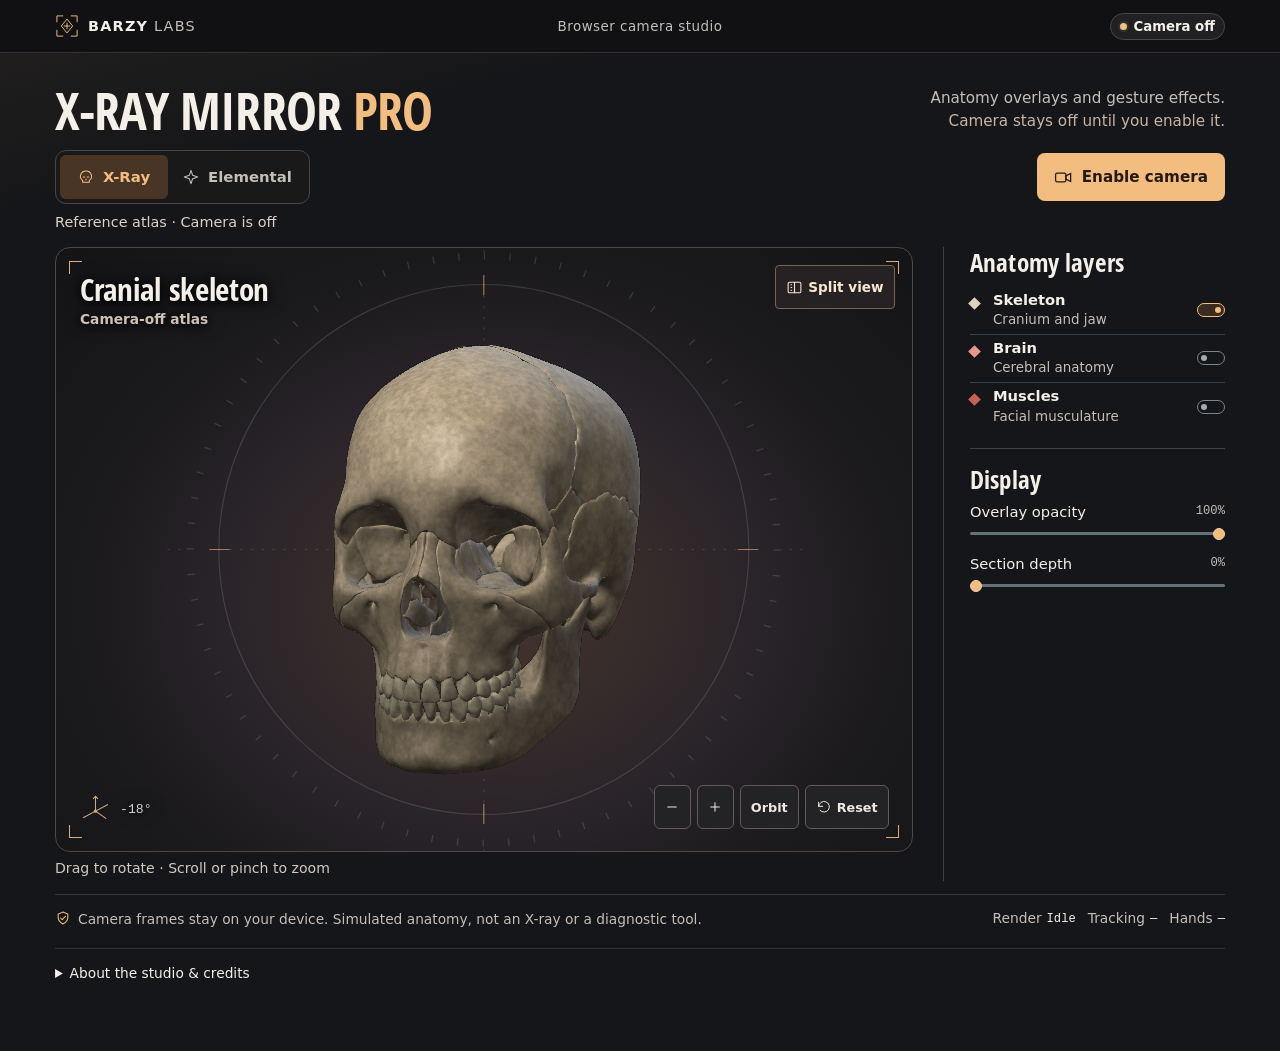
<file: index.html>
<!doctype html>
<html lang="en">
<head>
  <meta charset="utf-8">
  <meta name="viewport" content="width=device-width, initial-scale=1, viewport-fit=cover">
  <meta name="theme-color" content="#101213">
  <meta name="robots" content="noindex, nofollow">
  <meta name="description" content="Explore a 3D anatomy atlas or conduct five elemental effects with your hands and face, in one private camera session.">
  <title>X-RAY MIRROR PRO · Barzy Labs</title>
  <link rel="stylesheet" href="./style.css?v=split-1">
</head>
<body>
  <header class="masthead">
    <div class="brand">
      <svg width="38" height="38" viewBox="0 0 38 38" fill="none" aria-hidden="true"><path d="M13 3H3v10m22-10h10v10M3 25v10h10m22-10v10H25" stroke="currentColor" stroke-width="1.5"/><path d="m19 8 9 11-9 11-9-11 9-11Z" stroke="currentColor" stroke-width="1.5"/><path d="M19 14v10m-5-5h10" stroke="currentColor" stroke-width="1.5"/></svg>
      <span>BARZY<span class="brand-labs"> LABS</span></span>
    </div>
    <p class="mast-caption">Browser camera studio</p>
    <div class="mode"><span class="mode-dot" aria-hidden="true"></span><span id="mode">Camera off</span></div>
  </header>

  <main>
    <div class="title-row">
      <h1>X-RAY MIRROR <span>PRO</span></h1>
      <p>Anatomy overlays and gesture effects. <span>Camera stays off until you enable it.</span></p>
    </div>
    <div class="session-bar">
      <div class="modes" role="group" aria-label="Mirror mode">
        <button type="button" id="atlas-mode" aria-pressed="true"><svg viewBox="0 0 24 24" aria-hidden="true"><path d="M7 17c-3-2-4-5-3-8 1-4 4-6 8-6s7 2 8 6c1 3 0 6-3 8v3H7zM8 12h2m4 0h2m-4 3v1"/></svg>X-Ray</button>
        <button type="button" id="field-mode" aria-pressed="false"><svg viewBox="0 0 24 24" aria-hidden="true"><path d="m12 2 2.5 7.5L22 12l-7.5 2.5L12 22l-2.5-7.5L2 12l7.5-2.5z"/></svg>Elemental</button>
      </div>
      <div class="camera-actions">
        <button id="camera" class="camera-button" type="button"><svg width="19" height="19" viewBox="0 0 24 24" fill="none" aria-hidden="true"><rect x="2" y="6.5" width="13" height="11" rx="2" stroke="currentColor" stroke-width="1.6"/><path d="m15 10 6-3v10l-6-3z" stroke="currentColor" stroke-width="1.6"/></svg><span id="camera-label">Enable camera</span></button>
        <button id="stop" class="camera-button" type="button" hidden>Stop camera</button>
      </div>
    </div>
    <div class="session-status"><span id="status" role="status">Preview ready. No camera access needed.</span><details id="recovery" hidden><summary>Camera help</summary><p>Open this page directly in Safari or Chrome. In your browser’s website settings, set Camera to Allow. Close any other app using the camera, return here, and tap Try camera again. An internet connection is needed to load tracking. You can keep using either demo.</p></details></div>
    <div class="workbench">
      <section class="stage" aria-labelledby="anatomy-name">
        <div class="viewport" id="viewport" tabindex="0" aria-label="Interactive anatomy viewport. Use arrow keys to rotate.">
          <video id="feed" muted playsinline aria-hidden="true"></video>
          <div class="reticle" aria-hidden="true">
            <svg viewBox="0 0 700 560" width="700" height="560" preserveAspectRatio="xMidYMid slice">
              <path d="M350 31V18m0 524v-13M96 280h-13m534 0h-13M350 58v444M128 280h444" stroke="#adc0c6" stroke-opacity=".18" stroke-dasharray="2 7"/>
              <circle cx="350" cy="280" r="222" fill="none" stroke="#adc0c6" stroke-opacity=".18"/>
              <circle cx="350" cy="280" r="246" fill="none" stroke="#adc0c6" stroke-opacity=".19" stroke-width="6" pathLength="360" stroke-dasharray=".25 4.75"/>
              <path d="M350 50v17m0 426v17M120 280h17m426 0h17" stroke="#eeb376" stroke-opacity=".6"/>
            </svg>
          </div>
          <img id="poster" src="./atlas/poster.png" alt="Three-quarter view of the reference skull" width="512" height="512">
          <canvas id="atlas" aria-label="Three-dimensional anatomy model"></canvas>
          <canvas id="field" aria-hidden="true" hidden></canvas>
          <div class="view-label"><h2 id="anatomy-name">Cranial skeleton</h2><span class="view-kicker" id="kicker">Camera-off atlas</span></div>
          <button id="reveal-toggle" class="small-button reveal-toggle" type="button" aria-pressed="false" aria-controls="reveal-controls">
            <svg viewBox="0 0 24 24" width="17" height="17" aria-hidden="true"><rect x="3" y="4.5" width="18" height="15" rx="2"/><path d="M12 4.5v15M7 8h1m-1 4h1m-1 4h1"/></svg>Split view
          </button>
          <div id="reveal-controls" hidden>
            <span id="reveal-left" class="split-tag" aria-hidden="true">Atlas model</span><span id="reveal-right" class="split-tag" aria-hidden="true">Camera off</span>
            <span class="split-divider" aria-hidden="true"></span>
            <input type="range" id="reveal-range" min="5" max="95" value="50" step="1" aria-label="Anatomy split position" aria-valuetext="50% anatomy view">
            <span class="split-handle" aria-hidden="true"><svg viewBox="0 0 24 24" width="22" height="22"><path d="m10 8-4 4 4 4m4-8 4 4-4 4"/></svg></span>
          </div>
          <div class="viewport-corners" aria-hidden="true"><i></i><i></i><i></i><i></i></div>
          <div id="atlas-tools" class="viewport-controls">
            <button id="zoom-out" class="small-button icon-button" type="button" aria-label="Zoom out" title="Zoom out"><svg width="16" height="16" viewBox="0 0 24 24" fill="none" aria-hidden="true"><path d="M5 12h14" stroke="currentColor" stroke-width="1.5"/></svg></button>
            <button id="zoom-in" class="small-button icon-button" type="button" aria-label="Zoom in" title="Zoom in"><svg width="16" height="16" viewBox="0 0 24 24" fill="none" aria-hidden="true"><path d="M5 12h14m-7-7v14" stroke="currentColor" stroke-width="1.5"/></svg></button>
            <button id="motion" class="small-button" type="button" aria-pressed="false">Orbit</button>
            <button id="reset" class="small-button" type="button" title="Reset the model to its original view">
              <svg width="16" height="16" viewBox="0 0 24 24" fill="none" aria-hidden="true"><path d="M4 11a8 8 0 1 1 2 6m-2-6V5m0 6h6" stroke="currentColor" stroke-width="1.5" stroke-linecap="round" stroke-linejoin="round"/></svg>Reset
            </button>
          </div>
          <div id="demo-tools" class="viewport-controls" hidden><button type="button" id="play-field" class="small-button" aria-pressed="false">Play motion</button><button type="button" id="center-field" class="small-button">Recenter</button></div>
          <div id="orientation" class="orientation" aria-hidden="true">
            <svg width="33" height="33" viewBox="0 0 40 40" fill="none"><path d="M20 4v18m0 0 15-8m-15 8 13 9m-13-9-15 8" stroke="currentColor" stroke-width="1.25"/><circle cx="20" cy="22" r="2" fill="currentColor"/><path d="m17 7 3-3 3 3" stroke="currentColor" stroke-width="1.25"/></svg>
            <span id="angle">¾ view</span>
          </div>
        </div>
        <p class="instructions" id="instructions">Drag to orbit. Scroll or pinch to zoom.</p>
      </section>
      <aside class="inspector" aria-label="Mirror controls">
        <section id="field-panel" hidden aria-labelledby="gesture-title">
          <div class="index-header"><h2 id="gesture-title">Gesture guide</h2><span id="guide-mode">Demo</span></div>
          <p id="guide-copy" class="guide-copy">Choose an effect to preview the gesture.</p>
          <div class="gestures" id="gesture-list" role="group" aria-label="Demo gesture"><button class="gesture plasma" id="fx-plasma" type="button" aria-pressed="true"><svg viewBox="0 0 36 36" aria-hidden="true"><path d="M18 5v4m0 18v4M5 18h4m18 0h4M9 9l3 3m12 12 3 3M27 9l-3 3M12 24l-3 3M25 18a7 7 0 1 1-14 0 7 7 0 0 1 14 0Z"/></svg><span><strong>Solar bloom</strong><small>Open palm</small></span><i aria-hidden="true"></i></button>
<button class="gesture prism" id="fx-prism" type="button" aria-pressed="false"><svg viewBox="0 0 36 36" aria-hidden="true"><path d="m18 3 11 16-11 14L7 19 18 3Zm0 0 4 16-4 14-4-14 4-16ZM7 19h22"/></svg><span><strong>Glacier crown</strong><small>Closed fist</small></span><i aria-hidden="true"></i></button>
<button class="gesture tide" id="fx-tide" type="button" aria-pressed="false"><svg viewBox="0 0 36 36" aria-hidden="true"><path d="M3 13c8-13 14 13 30 0M3 19c8-13 14 13 30 0M3 25c8-13 14 13 30 0"/></svg><span><strong>Tidal silk</strong><small>Thumb–index pinch</small></span><i aria-hidden="true"></i></button>
<button class="gesture arc" id="fx-arc" type="button" aria-pressed="false"><svg viewBox="0 0 36 36" aria-hidden="true"><path d="m4 25 8-12 1 8 7-13 1 12 11-11M4 27l6-2m18-15 4-1"/></svg><span><strong>Arc bridge</strong><small>Two open palms</small></span><i aria-hidden="true"></i></button>
<button class="gesture nova" id="fx-nova" type="button" aria-pressed="false"><svg viewBox="0 0 36 36" aria-hidden="true"><path d="m4 25 13-9m-9 14 12-10m-7 11 10-9m-1-17 2 6 7 2-7 3-2 6-2-6-6-3 6-2z"/></svg><span><strong>Stellar breath</strong><small>Open mouth</small></span><i aria-hidden="true"></i></button>
</div>
        </section>
        <section id="fit" hidden aria-label="Camera overlay fit">
          <h2>Mirror fit</h2>
          <div class="adjustment"><div class="range-label"><label for="fit-size">Head size</label><output id="fit-size-val" for="fit-size">100%</output></div><input type="range" id="fit-size" min="75" max="135" value="100"></div>
          <div class="adjustment"><div class="range-label"><label for="fit-height">Vertical offset</label><output id="fit-height-val" for="fit-height">0%</output></div><input type="range" id="fit-height" min="-18" max="18" value="0"></div>
        </section>
        <section id="layers-panel" class="layer-section" aria-labelledby="layer-heading">
          <h2 id="layer-heading">Anatomy layers</h2>
          <div class="layer-group" role="group" aria-label="Visible anatomy layers">
            <button id="bone" class="layer-button bone" type="button" aria-pressed="true"><span class="layer-sample"></span><span><strong>Skeleton</strong><small>Cranium and jaw</small></span><span aria-hidden="true" class="switch"></span></button>
            <button id="brain" class="layer-button brain" type="button" aria-pressed="false"><span class="layer-sample"></span><span><strong>Brain</strong><small>Cerebral anatomy</small></span><span aria-hidden="true" class="switch"></span></button>
            <button id="muscle" class="layer-button muscle" type="button" aria-pressed="false"><span class="layer-sample"></span><span><strong>Muscles</strong><small>Facial musculature</small></span><span aria-hidden="true" class="switch"></span></button>
          </div>
        </section>

        <section id="display-panel" class="adjust-section" aria-labelledby="adjust-heading">
          <h2 id="adjust-heading">Display</h2>
          <div class="adjustment">
            <div class="range-label"><label for="opacity">Overlay opacity</label><output id="opacity-value" for="opacity">100%</output></div>
            <input type="range" id="opacity" min="0" max="100" value="100">
          </div>
          <div class="adjustment">
            <div class="range-label"><label for="cut">Section depth</label><output id="cut-value" for="cut">0%</output></div>
            <input type="range" id="cut" min="0" max="100" value="0">
          </div>
        </section>
      </aside>
    </div>

    <footer class="footer">
      <p><svg width="16" height="16" viewBox="0 0 20 20" fill="none" aria-hidden="true"><path d="M10 2.5 16 5v4.5c0 3.6-2.5 6.2-6 8-3.5-1.8-6-4.4-6-8V5l6-2.5Z" stroke="currentColor" stroke-width="1.3"/><path d="m7 10 2 2 4-4" stroke="currentColor" stroke-width="1.3" stroke-linecap="round" stroke-linejoin="round"/></svg> Camera frames stay on your device. Simulated anatomy, not an X-ray or a diagnostic tool.</p>
      <dl class="metrics"><div><dt>Render</dt><dd id="fps">—</dd></div><div><dt>Tracking</dt><dd id="tracking-rate">—</dd></div><div><dt>Hands</dt><dd id="hands">—</dd></div></dl>
    </footer>
    <details class="about"><summary>About the studio &amp; credits</summary>
      <p>The mirror fits a reference skull to visible facial landmarks. It cannot see through skin, measure your bones, or identify a medical condition. The hand overlay illustrates finger positions, not the shape of your bones.</p>
      <p>Elemental mode reacts to a palm, fist, pinch, paired palms or open mouth. Demo gestures use synthetic inputs. Camera mode downloads Google's tracking runtime and models. Inference runs in your browser; this app does not record or upload camera frames. Stop the camera at any time. The camera also stops when you leave the tab.</p>
      <p>Split view lets you drag a divider between the simulated anatomy and your camera. Without the camera it previews the divider against the reference atlas. Use the arrow keys in the viewport to orbit, + or − to zoom, and Home to reset. The section control removes outer anatomy progressively. In live mode, hold a thumb–index pinch and move it sideways to adjust the section.</p>
      <p><a href="./credits.html">Geometry, software and license notices</a></p>
    </details>
    <noscript><p>Enable JavaScript to use the atlas and gesture studio. The reference skull is visible without it.</p></noscript>
  </main>

  <script type="module" src="./app.js?v=split-1"></script>
</body>
</html>
</file>
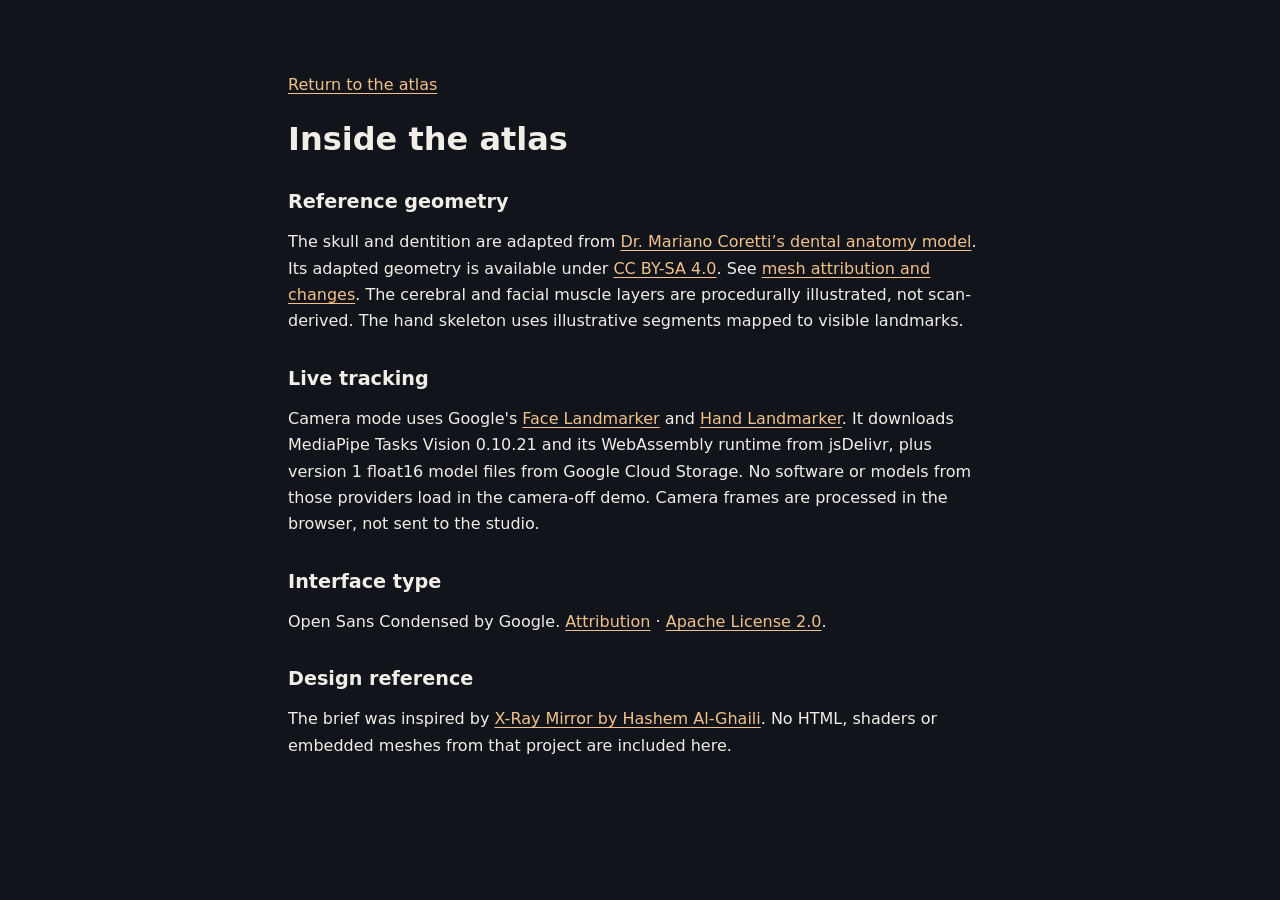
<file: credits.html>
<!doctype html><html lang="en"><meta charset="utf-8"><meta name="viewport" content="width=device-width,initial-scale=1"><meta name="theme-color" content="#11151b"><title>Credits | X-Ray Mirror Pro</title><style>:root{color-scheme:dark}body{max-width:44rem;margin:clamp(32px,8vh,88px) auto;padding:0 1.25rem;background:#11151b;color:#f1eee7;font:1rem/1.65 system-ui,sans-serif}h1,h2{line-height:1.2}h2{margin-top:2rem;font-size:1.2rem}a{color:#f3c188;text-underline-offset:3px}small{color:#bec5ca}</style><main><a href="./">Return to the atlas</a><h1>Inside the atlas</h1><h2>Reference geometry</h2><p>The skull and dentition are adapted from <a href="https://commons.wikimedia.org/wiki/File:High_quality_skull.stl">Dr. Mariano Coretti’s dental anatomy model</a>. Its adapted geometry is available under <a href="https://creativecommons.org/licenses/by-sa/4.0/">CC BY-SA 4.0</a>. See <a href="./atlas/credits.html">mesh attribution and changes</a>. The cerebral and facial muscle layers are procedurally illustrated, not scan-derived. The hand skeleton uses illustrative segments mapped to visible landmarks.</p><h2>Live tracking</h2><p>Camera mode uses Google's <a href="https://ai.google.dev/edge/mediapipe/solutions/vision/face_landmarker">Face Landmarker</a> and <a href="https://ai.google.dev/edge/mediapipe/solutions/vision/hand_landmarker">Hand Landmarker</a>. It downloads MediaPipe Tasks Vision 0.10.21 and its WebAssembly runtime from jsDelivr, plus version 1 float16 model files from Google Cloud Storage. No software or models from those providers load in the camera-off demo. Camera frames are processed in the browser, not sent to the studio.</p><h2>Interface type</h2><p>Open Sans Condensed by Google. <a href="./type/OpenSans-notice.txt">Attribution</a> · <a href="./type/Apache-2.0.txt">Apache License 2.0</a>.</p><h2>Design reference</h2><p>The brief was inspired by <a href="https://github.com/MasterOfVFX2070/xray-mirror">X-Ray Mirror by Hashem Al-Ghaili</a>. No HTML, shaders or embedded meshes from that project are included here.</p></main></html>
</file>
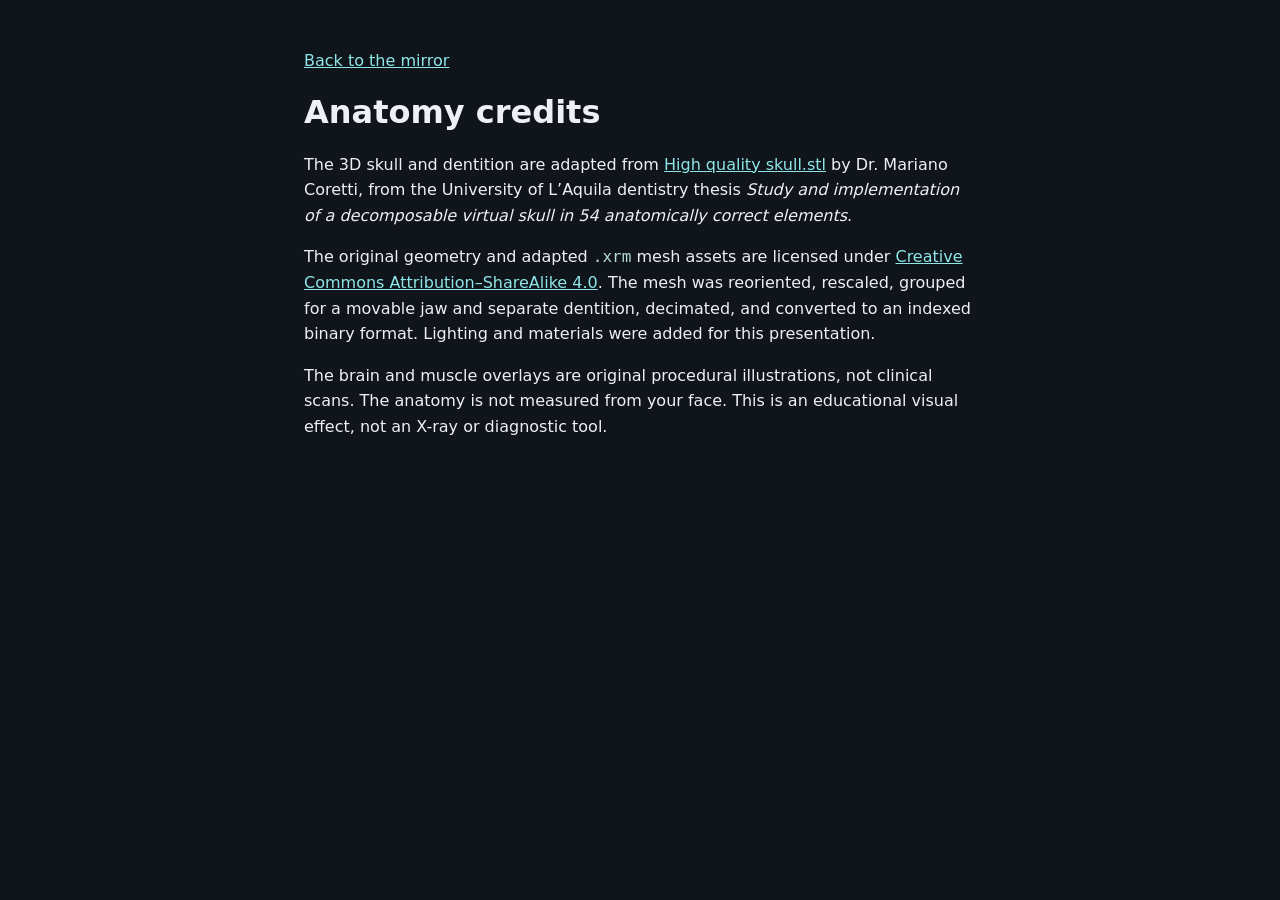
<file: atlas/credits.html>
<!doctype html><html lang="en"><meta charset="utf-8"><meta name="viewport" content="width=device-width,initial-scale=1"><title>X-RAY MIRROR PRO • Anatomy credits</title><style>:root{color-scheme:dark}body{margin:3rem auto;padding:0 1.3rem;max-width:42rem;font:1rem/1.6 system-ui;background:#10151b;color:#edf0f4}a{color:#8ee6e8}h1{line-height:1.1}code{color:#b6dedf}</style><main><a href="../">Back to the mirror</a><h1>Anatomy credits</h1><p>The 3D skull and dentition are adapted from <a href="https://commons.wikimedia.org/wiki/File:High_quality_skull.stl">High quality skull.stl</a> by Dr. Mariano Coretti, from the University of L’Aquila dentistry thesis <cite>Study and implementation of a decomposable virtual skull in 54 anatomically correct elements</cite>.</p><p>The original geometry and adapted <code>.xrm</code> mesh assets are licensed under <a href="https://creativecommons.org/licenses/by-sa/4.0/">Creative Commons Attribution–ShareAlike 4.0</a>. The mesh was reoriented, rescaled, grouped for a movable jaw and separate dentition, decimated, and converted to an indexed binary format. Lighting and materials were added for this presentation.</p><p>The brain and muscle overlays are original procedural illustrations, not clinical scans. The anatomy is not measured from your face. This is an educational visual effect, not an X-ray or diagnostic tool.</p></main></html>
</file>
<file: style.css>
@font-face{font-family:Atlas Display;src:url("./type/OpenSans-CondBold.ttf") format("truetype");font-weight:700;font-display:swap}
:root{color-scheme:dark;--paper:#13181f;--deep:#0c1015;--ink:#f4eadd;--muted:#b6b7b9;--edge:#3b444c;--soft-edge:#303941;--amber:#f0b575;--sans:ui-sans-serif,system-ui,-apple-system,BlinkMacSystemFont,"Segoe UI",sans-serif;--display:"Atlas Display","Arial Narrow",sans-serif;--mono:ui-monospace,SFMono-Regular,Consolas,monospace}
*{box-sizing:border-box}
html{background:var(--paper);font-family:var(--sans);color:var(--ink);scrollbar-color:#716252 var(--deep)}
body{min-width:0;margin:0}
::selection{color:var(--deep);background:var(--amber)}
button,input{font:inherit}
button{color:inherit;cursor:pointer}
button:disabled{opacity:.55;cursor:not-allowed}
button[hidden]{display:none}
:focus-visible{outline:2px solid var(--amber);outline-offset:4px}
.masthead{height:62px;display:grid;grid-template-columns:1fr auto 1fr;align-items:center;padding:0 clamp(22px,5.15vw,87px);border-bottom:1px solid var(--soft-edge);background:#101419}
.brand{display:flex;align-items:center;gap:11px;font-size:.9rem;letter-spacing:.13em;font-weight:800;white-space:nowrap}
.brand svg{color:var(--amber);width:27px;height:27px}
.brand-labs{font-weight:500;color:var(--muted)}
.mast-caption{margin:0;color:var(--muted);font-size:.84rem;letter-spacing:.1em;text-transform:uppercase}
.mode{display:flex;justify-self:end;align-items:center;gap:9px;color:#e5bb8d;font-size:.83rem;font-weight:600;white-space:nowrap}
.mode-dot{width:7px;height:7px;border-radius:50%;background:var(--amber)}
main{width:min(100%,1650px);padding:clamp(24px,4.15vw,67px) clamp(22px,5.15vw,87px) 22px;margin:0 auto}
.title-row{display:flex;justify-content:space-between;align-items:end;gap:20px;margin:0 0 20px;border-bottom:1px solid var(--edge);padding-bottom:19px}
h1{font:700 clamp(3.2rem,6.4vw,6rem)/.94 var(--display);letter-spacing:-.032em;margin:0;white-space:nowrap;text-wrap:balance}
h1 span{color:var(--amber)}
.title-row p{font-size:.96rem;color:var(--muted);margin:0 0 4px;text-align:right}
.workbench{display:grid;grid-template-columns:minmax(0,1fr) clamp(243px,21vw,316px);gap:clamp(20px,2.25vw,34px)}
.stage{min-width:0}
.viewport{height:clamp(470px,calc(100svh - 284px),734px);position:relative;isolation:isolate;overflow:hidden;touch-action:none;cursor:grab;border:1px solid var(--soft-edge);border-radius:4px;background:radial-gradient(ellipse at 50% 48%,#242f36 0%,#172028 44%,#10161c 76%)}
.viewport:active{cursor:grabbing}
.viewport[data-live="true"]{background:#0b1014}
#feed,#atlas,.reticle,.viewport-corners{position:absolute;inset:0;width:100%;height:100%}
#feed{transform:scaleX(-1);object-fit:contain;pointer-events:none}
#atlas{z-index:2;display:block}
.reticle{z-index:1;pointer-events:none;overflow:hidden;background-image:linear-gradient(0deg,transparent 31px,#bacbd50a 32px),linear-gradient(90deg,transparent 31px,#bacbd50a 32px);background-size:32px 32px;background-position:center}
.reticle svg{display:block;width:100%;height:100%;padding:15px;overflow:visible}
.view-label{position:absolute;z-index:3;top:24px;left:26px;pointer-events:none;text-shadow:0 2px 8px #000,0 0 17px #11151b}
.view-label h2{font:700 clamp(1.9rem,3vw,2.6rem)/.95 var(--display);margin:0;letter-spacing:-.01em}
.view-kicker{display:none}
.viewport-corners{z-index:3;pointer-events:none}
.viewport-corners i{position:absolute;width:13px;height:13px;border-color:#dcad7c;border-style:solid;border-width:0}
.viewport-corners i:nth-child(1){inset:10px auto auto 10px;border-top-width:1px;border-left-width:1px}
.viewport-corners i:nth-child(2){inset:10px 10px auto auto;border-top-width:1px;border-right-width:1px}
.viewport-corners i:nth-child(3){inset:auto auto 10px 10px;border-bottom-width:1px;border-left-width:1px}
.viewport-corners i:nth-child(4){inset:auto 10px 10px auto;border-bottom-width:1px;border-right-width:1px}
.viewport-controls{display:flex;gap:6px;position:absolute;bottom:23px;right:21px;z-index:4}
.small-button{height:36px;min-width:44px;border:1px solid #68727a;border-radius:4px;padding:0 10px;background:#11181d;display:inline-flex;align-items:center;justify-content:center;gap:5px;font-size:.8rem;color:var(--ink);white-space:nowrap}
.small-button[aria-pressed="true"],.small-button:hover:not(:disabled){border-color:var(--amber);color:var(--amber)}
.icon-button{padding:0;min-width:37px}
.orientation{position:absolute;z-index:3;display:flex;align-items:center;gap:8px;bottom:25px;left:23px;color:#d0d4d4;font:400 .82rem/1 var(--mono);pointer-events:none;text-shadow:0 1px 6px #000,0 0 17px #11151b}
.orientation svg{color:#d0ac84}
.instructions{margin:12px 0 0;color:var(--muted);font-size:.86rem;min-height:1.45em}
.inspector{border-left:1px solid var(--edge);padding-left:clamp(17px,2vw,30px);min-width:0}
.inspector section+section{padding-top:17px;margin-top:17px;border-top:1px solid var(--edge)}
.inspector h2{font:700 1.52rem/1.1 var(--display);letter-spacing:.006em;margin:0 0 9px}
#status{margin:0 0 13px;color:var(--muted);font-size:.86rem;line-height:1.52;min-height:2.7em}
.camera-button{display:flex;align-items:center;justify-content:center;gap:9px;min-height:42px;border:1px solid transparent;border-radius:4px;width:100%;padding:7px 10px;background:var(--amber);color:#23190f;font-weight:800;font-size:.88rem}
.camera-button:hover:not(:disabled){background:#ffc888}
#stop{color:var(--amber);background:transparent;border-color:var(--amber)}
#stop:hover{background:#31271e}
.layer-group{display:grid;gap:0}
.layer-button{--sample:#ddd2be;display:grid;grid-template-columns:12px 1fr 28px;gap:11px;align-items:center;text-align:left;width:100%;min-height:48px;padding:4px 0;background:transparent;border:0;border-bottom:1px solid #343e47;border-radius:0}
.layer-button:last-child{border-bottom:0}
.layer-button:hover strong{color:var(--amber)}
.layer-button.brain{--sample:#eb958b}
.layer-button.muscle{--sample:#c96057}
.layer-sample{align-self:start;margin-top:8px;width:9px;height:9px;background:var(--sample);transform:rotate(45deg)}
.layer-button strong{display:block;font-size:.86rem;line-height:1.2;font-weight:700}
.layer-button small{color:var(--muted);font-size:.76rem;line-height:1.35;display:block;margin-top:3px}
.switch{width:28px;height:14px;border:1px solid #7d8589;border-radius:18px;display:grid;align-items:center;padding:1px 3px}
.switch::after{content:"";width:6px;height:6px;border-radius:100%;display:block;background:#a4abb0}
.layer-button[aria-pressed="true"] .switch{border-color:var(--amber);background:#3a2c1f}
.layer-button[aria-pressed="true"] .switch::after{justify-self:end;background:var(--amber)}
.adjustment+.adjustment{margin-top:7px}
.range-label{display:flex;justify-content:space-between;align-items:center;gap:5px;font-size:.85rem}
output{color:var(--muted);font:.76rem/1 var(--mono)}
input[type=range]{display:block;appearance:none;width:100%;margin:0;height:28px;cursor:ew-resize;background:transparent;accent-color:var(--amber)}
input[type=range]::-webkit-slider-runnable-track{height:3px;background:#64717b;border-radius:2px}
input[type=range]::-webkit-slider-thumb{appearance:none;width:12px;height:12px;border:1px solid #f6d0a6;background:var(--amber);margin-top:-4.5px;border-radius:100%}
input[type=range]::-moz-range-track{height:3px;background:#64717b;border-radius:2px}
input[type=range]::-moz-range-thumb{width:11px;height:11px;border:1px solid #f6d0a6;background:var(--amber);border-radius:100%}
.footer{display:flex;align-items:start;justify-content:space-between;gap:12px 25px;margin:13px 0 0;padding-top:15px;border-top:1px solid var(--soft-edge);font-size:.79rem;color:var(--muted)}
.footer p{display:flex;align-items:start;gap:7px;margin:0;max-width:75ch;line-height:1.45}
.footer svg{flex-shrink:0;color:var(--amber)}
.metrics{display:flex;gap:12px;flex-shrink:0;flex-wrap:wrap;margin:0}
.metrics>div{display:flex;gap:5px}
.metrics dd{font:400 .76rem/1.55 var(--mono);color:var(--ink);margin:0;font-variant-numeric:tabular-nums}
@media(max-width:800px){
 .masthead{height:54px}.mast-caption{display:none}.masthead{grid-template-columns:1fr 1fr}
 .workbench{grid-template-columns:minmax(0,1fr) 213px;gap:18px}
 .viewport{height:495px}
 .title-row p{font-size:.83rem}
}
@media(max-width:630px){
 main{padding-inline:16px;padding-top:25px}
 .masthead{padding-inline:16px}
 .title-row{display:block;margin-bottom:14px;padding-bottom:13px}
 .title-row p{margin:8px 0 0;text-align:left}
 h1{font-size:clamp(2.28rem,10vw,3.75rem)}
 .workbench{display:block}
 .viewport{height:clamp(350px,58svh,544px)}
 .inspector{margin-top:20px;padding:16px 0 0;border-left:0;border-top:1px solid var(--edge)}
 .inspector section+section{margin-top:15px;padding-top:15px}
 .viewport-controls{bottom:19px;right:15px;gap:4px}
 .viewport-controls .small-button{min-height:42px}
 .viewport-controls .icon-button{min-width:34px}
 .orientation{left:16px;bottom:20px;font-size:.69rem;gap:2px}
 .orientation svg{width:24px}
 .view-label{left:21px;top:22px}
 .footer{flex-direction:column;gap:12px;margin-top:16px}
}
@media(max-width:335px){.orientation span{display:none}}
@media(prefers-reduced-motion:reduce){*,*::before,*::after{scroll-behavior:auto!important}}

.about{border-top:1px solid var(--soft-edge);margin:18px 0 25px;padding:14px 0;color:var(--muted);font-size:.86rem;line-height:1.55}
.about summary{width:fit-content;cursor:pointer;color:var(--ink)}
.about p{max-width:82ch}.about a{color:var(--amber);text-underline-offset:3px}
#viewport[data-live="true"] .reticle{opacity:.25}
#poster{position:absolute;inset:0;z-index:1;width:100%;height:100%;object-fit:contain;pointer-events:none}#poster[hidden]{display:none}

/* A single instrument bar keeps both modes and the only permission action in reach. */
[hidden]{display:none!important}
main{padding-top:clamp(22px,3.3vw,48px)}
.title-row{margin-bottom:14px;padding-bottom:18px}
.session-bar{display:flex;align-items:stretch;justify-content:space-between;gap:12px}
.modes{display:flex;align-items:stretch;gap:4px;padding:3px;border:1px solid var(--edge);border-radius:7px;background:var(--deep)}
.modes button{border:0;background:transparent;padding:0 18px;min-height:39px;display:flex;align-items:center;justify-content:center;gap:9px;border-radius:4px;font-weight:650;font-size:.93rem;color:var(--muted)}
.modes button svg{width:16px;height:16px;fill:none;stroke:currentColor;stroke-linecap:round;stroke-linejoin:round;stroke-width:1.55}
.modes button[aria-pressed=true]{color:#ffdebb;background:#3b2d23}
.modes #field-mode[aria-pressed=true]{color:#d8d0ff;background:#373249}
.modes button:hover{color:var(--ink)}
.camera-actions{display:grid;min-width:165px}.camera-button{min-height:44px}
.session-status{margin:8px 0 13px;display:flex;align-items:baseline;gap:16px;flex-wrap:wrap}
#status{margin:0;min-height:0;font-size:.86rem;line-height:1.4}
#recovery{color:var(--amber);font-size:.88rem}#recovery summary{cursor:pointer}#recovery p{max-width:65ch;color:var(--ink)}
.viewport{height:clamp(440px,calc(100svh - 335px),700px)}
#field{position:absolute;inset:0;z-index:2;width:100%;height:100%;pointer-events:none}
.viewport[data-studio=field]:not([data-live=true]){background:radial-gradient(ellipse at 48% 53%,#1e2436,#111722 52%,#0b1018 95%)}
.viewport[data-studio=field] .reticle{opacity:.47}
.viewport[data-studio=field] .reticle svg{opacity:.45}
.viewport[data-studio=field] #atlas,.viewport[data-studio=field] #poster{visibility:hidden}
.viewport[data-live=true] #poster{visibility:hidden}
.viewport[data-studio=field] .viewport-corners i{border-color:#9289b8}
.view-kicker{display:block;text-transform:uppercase;color:#cec1b5;font:600 .75rem/1.3 var(--mono);letter-spacing:.12em;margin:0 0 6px}
.viewport[data-studio=field] .view-kicker{color:#c0b5df}
.index-header{display:flex;align-items:center;justify-content:space-between;gap:7px}
.index-header h2{margin:0}.index-header span{font:.76rem/1 var(--mono);color:#d6caf1}
.guide-copy{margin:6px 0 14px;color:var(--muted);font-size:.9rem;line-height:1.45}
.gestures{display:grid;gap:2px}
.gesture{--fx:#ffa66d;width:100%;background:transparent;color:var(--ink);border:1px solid transparent;border-bottom:1px solid var(--soft-edge);padding:9px 8px;display:grid;grid-template-columns:32px 1fr 9px;gap:12px;text-align:left;align-items:center;min-height:57px}
.gesture.prism{--fx:#9fd6ff}.gesture.tide{--fx:#7ae0d0}.gesture.arc{--fx:#d2abfc}.gesture.nova{--fx:#ffc68a}
.gesture svg{width:29px;height:29px;fill:none;stroke:var(--fx);stroke-width:1.4;stroke-linecap:round;stroke-linejoin:round}
.gesture strong,.gesture small{display:block}.gesture strong{font-size:.94rem}.gesture small{font-size:.82rem;color:var(--muted);margin-top:3px}
.gesture i{border-radius:50%;width:6px;height:6px;background:transparent}
.gesture[aria-pressed=true],.gesture[data-active=true]{background:#252936;border-color:#535361;border-radius:4px}.gesture[aria-pressed=true] i,.gesture[data-active=true] i{background:var(--fx)}
.gesture:disabled{opacity:1;cursor:default}.gesture:not(:disabled):hover{background:#222937}
#field-panel:not([hidden]){border-top:none;padding-top:0;margin-top:0}
#fit[hidden]+#layers-panel{margin-top:0;padding-top:0;border-top:0}
@media(max-width:630px){
 .viewport{height:clamp(295px,51svh,525px)}
 main{padding-top:20px}.title-row{margin-bottom:12px}.title-row p{font-size:.88rem}
 .session-bar{gap:7px}.modes{gap:0}.modes button{padding:0 10px;gap:5px;font-size:.88rem;min-height:39px}.camera-actions{min-width:0}.camera-button{padding:6px 10px;font-size:.85rem;gap:6px}
 .session-status{margin:7px 0 10px}.inspector{margin-top:10px}
 .gesture{min-height:55px}.view-label h2{font-size:1.85rem}.view-kicker{font-size:.75rem}
}
@media(max-width:355px){.modes button{padding:0 8px}.modes button svg,.camera-button svg{display:none}}

/* Viewfinder: a stable stage and one plain set of session controls. */
:root{--paper:#151619;--deep:#101113;--ink:#f4f0e9;--muted:#c5bfba;--edge:#494644;--soft-edge:#373539;--amber:#f4bd80;--skin:#eec090;--surface:#1c1b1e;--focus:#f9ca96;--pulse:#f4bd80;--mode-ink:#f4bd80;--mode-fill:#493526;--surface-motion:240ms;--press-motion:110ms;--out:cubic-bezier(.22,1,.36,1)}
:root[data-studio=field]{--pulse:#b3acff;--mode-ink:#d4ccff;--mode-fill:#3b3254;--focus:#e0ccff}
:root[data-session=live]{--pulse:#9ee1bf}
html{-webkit-font-smoothing:antialiased;scrollbar-color:#625852 var(--deep)}
body{background:linear-gradient(165deg,#24211f 0px,var(--paper) 211px)}
main{max-width:1440px;padding:clamp(17px,2.4vw,34px) clamp(18px,4.3vw,62px) 28px}
.masthead{height:53px;background:#111113;padding-inline:clamp(18px,4.3vw,62px);border-color:#353236}
.brand{gap:9px;letter-spacing:.085em;min-width:0}.brand svg{width:24px;height:24px;flex:none}
.mast-caption{text-transform:none;letter-spacing:.035em;color:var(--muted)}
.mode{border:1px solid #4d4642;background:#212023;border-radius:999px;padding:5px 9px;color:var(--ink);gap:6px}
.mode-dot{background:var(--pulse);width:7px;height:7px;box-shadow:0 0 0 2px #af9e901f}
.title-row{margin-bottom:14px;border:0;padding:0;align-items:center}
h1{font-size:clamp(2.5rem,4.1vw,4rem);line-height:1;letter-spacing:-.018em}
.title-row p{margin:0;line-height:1.48;font-size:.95rem}.title-row p span{display:block;color:#c9b5a8}
.session-bar{justify-content:space-between;align-items:center;gap:10px}
.modes{border:1px solid #494446;background:#19191a;border-radius:11px;padding:4px;gap:2px}
.modes button{min-height:44px;border-radius:6px;min-width:108px;padding:0 13px}
.modes button[aria-pressed=true],.modes #field-mode[aria-pressed=true]{background:var(--mode-fill);color:var(--mode-ink)}
.modes button,.camera-button,.small-button,.gesture,.layer-button{transition:background-color var(--surface-motion) var(--out),color var(--surface-motion) var(--out),border-color var(--surface-motion) var(--out),transform var(--press-motion) var(--out)}
.modes button:active,.camera-button:active,.small-button:active,.gesture:not(:disabled):active{transform:scale(.96)}
:focus-visible{outline-color:var(--focus);outline-offset:3px}
.camera-button{border-radius:8px;min-height:48px;color:#26190f;padding-inline:16px;font-size:.95rem}
.camera-button #camera-label{min-width:0;text-wrap:balance}
.camera-actions{min-width:168px}
#stop{border-color:#8a6759;color:#ffd6c6;background:#362722}
.session-status{margin:8px 0 13px;min-height:22px;gap:6px 12px}
#status,#recovery{font-size:.9rem;color:#ddd2c8}
#recovery summary{color:#ffd7a9;text-decoration:underline;text-underline-offset:3px}
#recovery p{color:#f3e7db;margin:.55rem 0 .1rem}
.workbench{grid-template-columns:minmax(0,1fr) clamp(246px,22vw,317px);gap:clamp(17px,2.4vw,33px)}
.viewport{height:clamp(438px,calc(100svh - 295px),710px);border:1px solid #4f4844;border-radius:15px;background:radial-gradient(ellipse at 51% 59%,#45352c 0%,#29242a 44%,#1a191b 68%,#141417 100%)}
.viewport[data-studio=field]:not([data-live=true]){background:radial-gradient(ellipse at 49% 55%,#28263d 0%,#1c1b2a 50%,#15151c 89%)}
#feed{object-fit:cover;visibility:hidden}
.viewport[data-live=true] #feed{visibility:visible}
.viewport[data-live=true] .reticle{opacity:.28}
.viewport[data-live=true]::before{content:"";position:absolute;inset:0;z-index:1;background:linear-gradient(#0b0b0be0 0,transparent 29%,transparent 65%,#0b0b0b9c 100%);pointer-events:none}
.viewport[data-live=true]{touch-action:pan-y;cursor:default}
.viewport[data-studio=field]:not([data-live=true]){touch-action:pan-y;cursor:crosshair}
.viewport[data-studio=field] .reticle svg{opacity:.67}
.reticle{background-image:none}.reticle svg{padding:15px 10px;width:100%;height:100%}
.view-label{top:24px;left:24px}
.view-label h2{font-size:clamp(1.65rem,2.45vw,2.5rem);line-height:1.06;text-wrap:balance}
.view-kicker{margin:6px 0 0;text-transform:none;font:650 .86rem/1.25 var(--sans);letter-spacing:0}
.viewport-corners i:nth-child(1){inset:13px auto auto 13px}.viewport-corners i:nth-child(2){inset:13px 13px auto auto}.viewport-corners i:nth-child(3){inset:auto auto 13px 13px}.viewport-corners i:nth-child(4){inset:auto 13px 13px auto}
.viewport[data-studio=field] .viewport-corners i{border-color:#b4a9dc}
.viewport-controls .small-button{min-height:44px;font-weight:650;border-radius:6px;color:#efe9e4;background:#232225;border-color:#625a5a}
.viewport-controls{right:23px;bottom:22px}
.orientation{bottom:25px;left:23px}
#poster{padding:24px 7px 10px}
.instructions{margin:8px 0 0;color:#d4c9c1;font-size:.88rem;text-wrap:pretty}
.inspector{padding:2px 0 0 clamp(16px,2vw,28px);border-color:#454044}
.inspector h2{font-size:1.54rem;line-height:1.15}
.inspector section+section{border-color:#454044}
.index-header span{font:650 .82rem/1 var(--sans);color:#dcd1ff}
.guide-copy{color:#d4cbd5;font-size:.93rem;margin:.42rem 0 .8rem;text-wrap:pretty}
.gesture{--fx:#ffc48f;grid-template-columns:32px 1fr 7px;gap:11px;min-height:56px;padding:7px 9px;border-color:transparent;border-bottom:1px solid var(--soft-edge)}
.gesture svg{width:25px;height:25px;stroke-width:1.6}.gesture strong{font-size:.95rem}.gesture small{color:#d4cbd5}
.gesture[aria-pressed=true],.gesture[data-active=true]{border-color:#736a91;background:#332b42;border-radius:7px}
.layer-button strong,.range-label{font-size:.92rem}.layer-button small{font-size:.84rem}.layer-button{min-height:48px}
.footer,.about{font-size:.86rem}.footer dt,.footer dd,output{font-variant-numeric:tabular-nums}
::selection{background:var(--focus);color:#201719}
[data-phase=live] .session-bar,.mode{isolation:isolate}
.viewport[data-mode=live] #feed{animation:viewfinder-in var(--surface-motion) var(--out) both}
@keyframes viewfinder-in{from{opacity:.18}to{opacity:1}}
@media(max-width:800px){.workbench{grid-template-columns:minmax(0,1fr) 223px}.title-row p{font-size:.88rem}}
@media(max-width:650px){
  main{padding:15px max(14px,env(safe-area-inset-right)) 20px max(14px,env(safe-area-inset-left))}
  .masthead{height:48px;padding-inline:max(14px,env(safe-area-inset-left)) max(14px,env(safe-area-inset-right))}
  .brand{font-size:.79rem}.brand svg{width:21px;height:21px}.mode{font-size:.77rem}
  .title-row{display:block;margin:0 0 12px}
  h1{font-size:clamp(2.15rem,8.3vw,3.3rem)}
  .title-row p{margin:4px 0 0;font-size:.88rem}
  .title-row p span{display:none}
  .session-bar{align-items:stretch;gap:7px}
  .modes{gap:1px;min-width:0;padding:3px;border-radius:9px}
  .modes button{padding:0 9px;font-size:.88rem;gap:5px;min-width:0;min-height:44px;border-radius:5px}
  .camera-button{padding-inline:10px;gap:6px;min-height:48px;font-size:.88rem}
  .camera-actions{min-width:0}
  .session-status{margin:7px 0 10px;min-height:21px}
  #status,#recovery{font-size:.85rem}
  .workbench{display:block}
  .viewport{height:clamp(325px,49svh,560px);border-radius:13px}
  .viewport[data-live=true]{height:clamp(340px,58svh,670px)}
  .view-label{left:21px;top:21px}.view-kicker{font-size:.82rem}
  .viewport-controls{bottom:17px;right:16px}.viewport-controls .small-button,.viewport-controls .icon-button{min-width:44px;min-height:44px}
  .orientation{left:17px;bottom:24px}
  .instructions{font-size:.82rem}
  .inspector{border-left:none;border-top:1px solid #454044;margin-top:13px;padding:13px 0 0}
  .inspector h2{font-size:1.4rem}
  .guide-copy{margin-bottom:6px;font-size:.86rem}
  .gestures{display:grid;grid-template-columns:repeat(2,minmax(0,1fr));gap:1px 9px}
  .gesture{min-height:53px;grid-template-columns:22px 1fr 6px;gap:5px;padding:3px 4px}
  .gesture svg{width:21px;height:21px}.gesture strong{font-size:.82rem}.gesture small{font-size:.72rem}
  .footer{margin:13px 0 0}
}
@media(max-width:350px){.camera-button svg,.modes button svg{display:none}.modes button{padding:0 7px}.camera-button{padding-inline:8px}.mode{padding-inline:7px}.title-row p{font-size:.83rem}}
@media(max-width:650px) and (orientation:landscape){.viewport,.viewport[data-live=true]{height:65svh;min-height:230px}}
@media(prefers-reduced-motion:reduce){*,*::before,*::after{animation-duration:0s!important;transition-duration:0s!important}}
@media(max-width:650px){
  .session-bar{position:sticky;top:0;z-index:8;background:#1b1a1c;padding-block:5px;isolation:isolate}
  :focus-visible{scroll-margin-block-start:70px}
}
@media(max-width:350px) and (orientation:portrait){
  .viewport[data-studio=field]:not([data-live=true]){height:clamp(275px,43svh,375px)}
}

/* Split viewer uses a native slider to preserve touch, keyboard and AT behavior. */
.viewport{--split:50%}
.reveal-toggle{position:absolute;z-index:5;top:17px;right:17px;min-height:44px;border-color:#786451;background:#262123;color:#f8e8d3;font-size:.85rem;font-weight:650}
.reveal-toggle svg{fill:none;stroke:currentColor;stroke-width:1.5;stroke-linecap:round}
.reveal-toggle[aria-pressed=true]{color:#ffdcae;border-color:#daa30c;background:#3a2b22}
.viewport[data-studio=atlas] .view-label{max-width:calc(100% - 144px)}
.viewport[data-split=true] #atlas-hands,.viewport[data-split=true] #poster{clip-path:inset(0 calc(100% - var(--split)) 0 0)}
#reveal-controls{position:absolute;inset:0;z-index:3;pointer-events:none}
.split-divider{position:absolute;left:var(--split);top:0;bottom:0;width:1px;transform:translateX(-.5px);background:#ffdaa7;opacity:.88;box-shadow:0 1px 5px #16110f}
.split-handle{position:absolute;top:56%;left:var(--split);width:44px;height:44px;transform:translate(-50%,-50%);border-radius:50%;display:grid;place-items:center;color:#ffddad;background:#282226;border:1px solid #ffd8a6;box-shadow:0 3px 12px #0a080a9f;pointer-events:none}
.split-handle svg{fill:none;stroke:currentColor;stroke-width:1.7;stroke-linecap:round;stroke-linejoin:round}
#reveal-range{pointer-events:auto;touch-action:pan-y;position:absolute;z-index:1;top:56%;left:calc(5% - 22px);width:calc(90% + 44px);height:44px;transform:translateY(-50%);opacity:0;margin:0;cursor:ew-resize}
#reveal-range::-webkit-slider-thumb{width:44px;height:44px;margin-top:-21px}
#reveal-range::-moz-range-thumb{width:44px;height:44px}
#reveal-range:focus-visible+.split-handle{outline:2px solid white;outline-offset:4px}
.split-tag{position:absolute;bottom:78px;padding:4px 8px;background:#201b1bea;border:1px solid #62564a;border-radius:4px;color:#f8e8d5;font-size:.75rem;font-weight:650;text-shadow:none}
#reveal-left{left:15px}#reveal-right{right:15px}
@media(max-width:650px){.reveal-toggle{top:15px;right:15px}}
</file>
